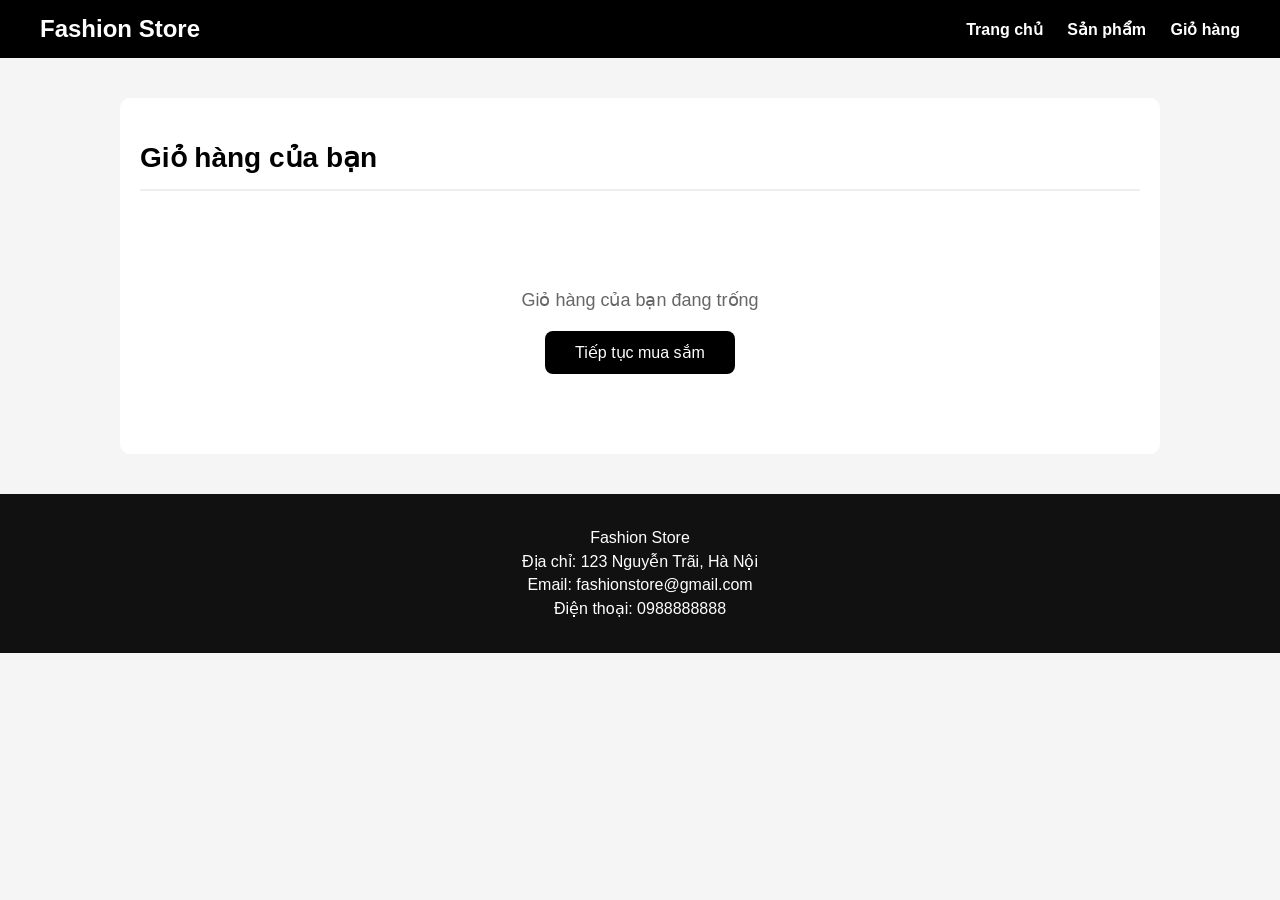
<file: wwwroot/cart.html>
<!DOCTYPE html>
<html lang="vi">
<head>
    <meta charset="UTF-8">
    <title>Giỏ hàng - Fashion Store</title>
    <style>
        body {
            margin: 0;
            font-family: Arial, sans-serif;
            background: #f5f5f5;
        }

        header {
            background: #000;
            color: white;
            padding: 15px 40px;
            display: flex;
            justify-content: space-between;
            align-items: center;
        }

        header h1 {
            margin: 0;
            font-size: 24px;
        }

        nav a {
            color: white;
            margin-left: 20px;
            text-decoration: none;
            font-weight: bold;
        }

        .cart-container {
            max-width: 1000px;
            margin: 40px auto;
            padding: 20px;
            background: white;
            border-radius: 10px;
        }

        .cart-title {
            font-size: 28px;
            margin-bottom: 20px;
            border-bottom: 2px solid #eee;
            padding-bottom: 15px;
        }

        .cart-items {
            margin-bottom: 30px;
        }

        .cart-item {
            display: flex;
            align-items: center;
            padding: 15px;
            border-bottom: 1px solid #eee;
        }

        .cart-item img {
            width: 100px;
            height: 100px;
            object-fit: cover;
            border-radius: 8px;
            margin-right: 20px;
        }

        .cart-item-info {
            flex: 1;
        }

        .cart-item-name {
            font-size: 18px;
            font-weight: bold;
            margin-bottom: 5px;
        }

        .cart-item-price {
            color: red;
            font-size: 16px;
        }

        .cart-item-variant {
            font-size: 13px;
            color: #666;
            margin: 4px 0;
        }

        .variant-color, .variant-size {
            margin-right: 8px;
        }

        .cart-item-quantity {
            display: flex;
            align-items: center;
            gap: 10px;
        }

        .quantity-btn {
            width: 30px;
            height: 30px;
            border: 1px solid #ddd;
            background: #f5f5f5;
            cursor: pointer;
            border-radius: 5px;
        }

        .quantity-btn:hover {
            background: #e0e0e0;
        }

        .cart-item-total {
            font-size: 18px;
            font-weight: bold;
            margin-left: 20px;
            min-width: 120px;
            text-align: right;
        }

        .remove-btn {
            background: #ff4d4f;
            color: white;
            border: none;
            padding: 8px 15px;
            border-radius: 5px;
            cursor: pointer;
            margin-left: 15px;
        }

        .remove-btn:hover {
            background: #ff7875;
        }

        .cart-summary {
            background: #f9f9f9;
            padding: 20px;
            border-radius: 10px;
        }

        .summary-row {
            display: flex;
            justify-content: space-between;
            margin-bottom: 10px;
            font-size: 16px;
        }

        .summary-total {
            font-size: 20px;
            font-weight: bold;
            border-top: 2px solid #ddd;
            padding-top: 15px;
            margin-top: 15px;
        }

        .summary-total .amount {
            color: red;
            font-size: 24px;
        }

        .checkout-btn {
            width: 100%;
            padding: 15px;
            background: #52c41a;
            color: white;
            border: none;
            border-radius: 8px;
            font-size: 18px;
            cursor: pointer;
            margin-top: 20px;
            transition: background 0.3s;
        }

        .checkout-btn:hover {
            background: #73d13d;
        }

        .empty-cart {
            text-align: center;
            padding: 60px 20px;
        }

        .empty-cart p {
            font-size: 18px;
            color: #666;
            margin-bottom: 20px;
        }

        .continue-shopping {
            display: inline-block;
            padding: 12px 30px;
            background: #000;
            color: white;
            text-decoration: none;
            border-radius: 8px;
        }

        footer {
            background: #111;
            color: white;
            padding: 30px;
            margin-top: 40px;
            text-align: center;
        }

        footer p {
            margin: 5px 0;
        }
    </style>
</head>
<body>
    <header>
        <h1>Fashion Store</h1>
        <nav>
            <a href="index.html">Trang chủ</a>
            <a href="sanpham.html">Sản phẩm</a>
            <a href="giohang.html">Giỏ hàng</a>
        </nav>
    </header>

    <div class="cart-container">
        <h2 class="cart-title">Giỏ hàng của bạn</h2>
        
        <div id="cartContent"></div>
    </div>

    <footer>
        <p>Fashion Store</p>
        <p>Địa chỉ: 123 Nguyễn Trãi, Hà Nội</p>
        <p>Email: fashionstore@gmail.com</p>
        <p>Điện thoại: 0988888888</p>
    </footer>

    <script>
        function loadCart() {
            const cart = JSON.parse(localStorage.getItem('cart')) || [];
            const container = document.getElementById('cartContent');
            
            if (cart.length === 0) {
                container.innerHTML = `
                    <div class="empty-cart">
                        <p>Giỏ hàng của bạn đang trống</p>
                        <a href="sanpham.html" class="continue-shopping">Tiếp tục mua sắm</a>
                    </div>
                `;
                return;
            }

            let subtotal = 0;
            let itemsHTML = '';

            cart.forEach((item, index) => {
                const itemTotal = item.price * item.quantity;
                subtotal += itemTotal;

                itemsHTML += `
                    <div class="cart-item">
                        <img src="${item.thumbnail || 'https://via.placeholder.com/100'}" alt="${item.name}">
                        <div class="cart-item-info">
                            <div class="cart-item-name">${item.name}</div>
                            <div class="cart-item-variant">
                                ${item.color ? `<span class="variant-color">Màu: <span class="color-preview" style="background:${item.color}; width:12px; height:12px; display:inline-block; border-radius:50%; border:1px solid #ddd; vertical-align:middle;"></span></span>` : ''}
                                ${item.size ? `<span class="variant-size"> | Size: ${item.size}</span>` : ''}
                            </div>
                            <div class="cart-item-price">${item.price.toLocaleString()} đ</div>
                        </div>
                        <div class="cart-item-quantity">
                            <button class="quantity-btn" onclick="updateQuantity(${index}, -1)">-</button>
                            <span>${item.quantity}</span>
                            <button class="quantity-btn" onclick="updateQuantity(${index}, 1)">+</button>
                        </div>
                        <div class="cart-item-total">${itemTotal.toLocaleString()} đ</div>
                        <button class="remove-btn" onclick="removeItem(${index})">Xóa</button>
                    </div>
                `;
            });

            const shippingFee = subtotal > 500000 ? 0 : 30000;
            const total = subtotal + shippingFee;

            container.innerHTML = `
                <div class="cart-items">
                    ${itemsHTML}
                </div>
                <div class="cart-summary">
                    <div class="summary-row">
                        <span>Tạm tính:</span>
                        <span>${subtotal.toLocaleString()} đ</span>
                    </div>
                    <div class="summary-row">
                        <span>Phí vận chuyển:</span>
                        <span>${shippingFee === 0 ? 'Miễn phí' : shippingFee.toLocaleString() + ' đ'}</span>
                    </div>
                    <div class="summary-row summary-total">
                        <span>Tổng cộng:</span>
                        <span class="amount">${total.toLocaleString()} đ</span>
                    </div>
                    <button class="checkout-btn" onclick="goToCheckout()">Tiến hành đặt hàng</button>
                </div>
            `;
        }

        function updateQuantity(index, change) {
            const cart = JSON.parse(localStorage.getItem('cart')) || [];
            cart[index].quantity += change;
            
            if (cart[index].quantity <= 0) {
                cart.splice(index, 1);
            }
            
            localStorage.setItem('cart', JSON.stringify(cart));
            loadCart();
        }

        function removeItem(index) {
            const cart = JSON.parse(localStorage.getItem('cart')) || [];
            cart.splice(index, 1);
            localStorage.setItem('cart', JSON.stringify(cart));
            loadCart();
        }

        function goToCheckout() {
            const cart = JSON.parse(localStorage.getItem('cart')) || [];
            if (cart.length === 0) {
                alert('Giỏ hàng trống!');
                return;
            }
            window.location.href = 'dathang.html';
        }

        loadCart();
    </script>
</body>
</html>
</file>
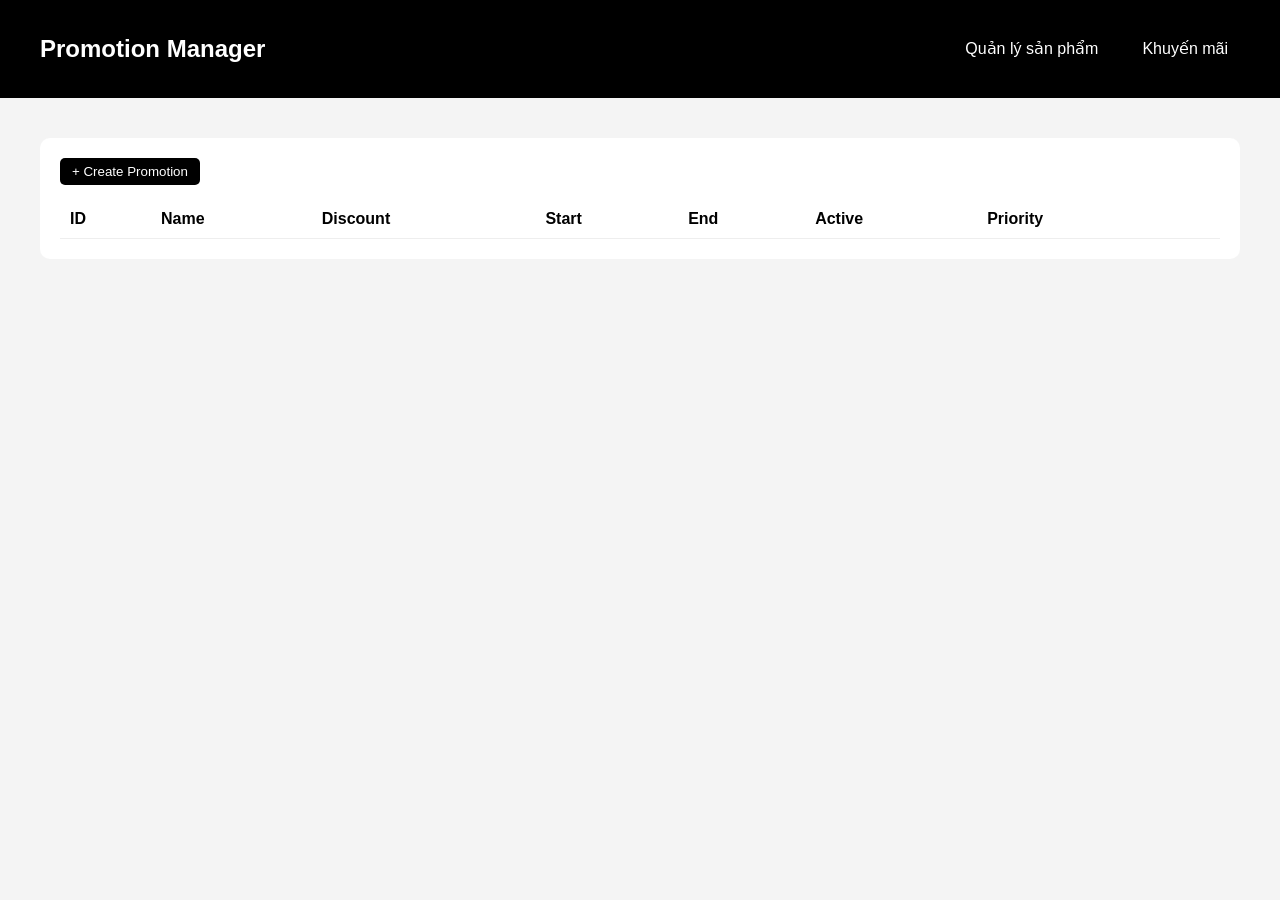
<file: wwwroot/coupon.html>
<!DOCTYPE html>
<html lang="vi">

<head>
    <meta charset="UTF-8">
    <title>Promotion Manager</title>

    <style>
        body {
            font-family: Arial;
            background: #f4f4f4;
            margin: 0;
        }

        header {
            background: black;
            color: white;
            padding: 15px 40px;
        }

        .container {
            padding: 40px;
        }

        .card {
            background: white;
            border-radius: 10px;
            padding: 20px;
            margin-bottom: 30px;
        }

        button {
            padding: 6px 12px;
            border: none;
            border-radius: 5px;
            cursor: pointer;
        }

        .btn-add {
            background: black;
            color: white;
        }

        .btn-edit {
            background: #1677ff;
            color: white;
        }

        .btn-coupon {
            background: #52c41a;
            color: white;
        }

        table {
            width: 100%;
            border-collapse: collapse;
            margin-top: 15px;
        }

        th,
        td {
            padding: 10px;
            border-bottom: 1px solid #eee;
            text-align: left;
        }

        .modal {
            position: fixed;
            top: 0;
            left: 0;
            right: 0;
            bottom: 0;
            background: rgba(0, 0, 0, 0.4);
            display: none;
            justify-content: center;
            align-items: center;
        }

        .modal-content {
            background: white;
            padding: 20px;
            width: 400px;
            border-radius: 10px;
        }

        input,
        select {
            width: 100%;
            padding: 8px;
            margin-bottom: 10px;
        }

        .modal-header {
            display: flex;
            justify-content: space-between;
            align-items: center;
            margin-bottom: 15px;
        }
        header {
    background: black;
    color: white;
    padding: 15px 40px;
    display: flex;
    justify-content: space-between;
    align-items: center;
}
        .close-btn {
            background: none;
            border: none;
            color: white;
            font-size: 22px;
            cursor: pointer;
            padding: 5px 10px;
            transition: 0.2s;
        }

        .close-btn:hover {
            color: #ff4d4d;
            transform: scale(1.2);
        }
        .nav-links {
    display: flex;
    align-items: center;
}

.nav-links a {
    color: white;
    text-decoration: none;
    margin-left: 20px;
    padding: 8px 12px;
    border-radius: 6px;
    transition: 0.2s;
}

.nav-links a:hover {
    background: #334155;
}
.navbar{
    width:100%;
    background:#1e293b;
    padding:15px 30px;
    display:flex;
    justify-content:space-between;
    align-items:center;
    border-radius:10px;
    margin-bottom:30px;
}

.navbar h2{
    color:white;
    margin:0;
    font-size:20px;
}
    </style>
</head>

<body>

    <header>
        <h2>Promotion Manager</h2>
        <div class="nav-links">
        <a href="quanlysanpham.html">Quản lý sản phẩm</a>
        <a href="coupon.html">Khuyến mãi</a>
    </div>
    </header>

    <div class="container">

        <div class="card">

            <button class="btn-add" onclick="openCreate()">+ Create Promotion</button>

            <table>

                <thead>
                    <tr>
                        <th>ID</th>
                        <th>Name</th>
                        <th>Discount</th>
                        <th>Start</th>
                        <th>End</th>
                        <th>Active</th>
                        <th>Priority</th>
                        <th></th>
                    </tr>
                </thead>

                <tbody id="promotionTable"></tbody>

            </table>

        </div>

    </div>


    <!-- CREATE / UPDATE -->

    <div class="modal" id="promotionModal">

        <div class="modal-content">

            <h3 id="modalTitle">Create Promotion</h3>

            <input id="name" placeholder="Name">

            <select id="discountType">
                <option value="PERCENTAGE">Percentage</option>
                <option value="FIXED_AMOUNT">Fixed Amount</option>
            </select>

            <input id="discountValue" type="number" placeholder="Discount value">

            <label>Start date</label>
            <input id="startDate" type="datetime-local">

            <label>End date</label>
            <input id="endDate" type="datetime-local">

            <input id="priority" type="number" placeholder="Priority">

            <button onclick="savePromotion()">Save</button>

        </div>

    </div>


    <!-- GENERATE COUPON -->

    <div class="modal" id="couponModal">
        <div class="modal-content">

            <div class="modal-header">
                <h3>Generate Coupon</h3>
                <button class="close-btn" onclick="closeCouponModal()">×</button>
            </div>

            <div class="modal-body">
                <label>UserId</label>
                <input type="text" id="couponUserId">

                <label>Expiry Date</label>
                <input type="datetime-local" id="couponExpiry">

                <button onclick="generateCoupon()">Generate</button>
            </div>

        </div>
    </div>



    <script>

        const API = "http://localhost:5000/api/promotions"

        const token = localStorage.getItem("token")

        let editingId = null
        let currentPromotionId = null

        loadPromotions()

        async function loadPromotions() {

            const res = await fetch(API, {
                headers: { Authorization: "Bearer " + token }
            })

            const data = await res.json()

            const table = document.getElementById("promotionTable")

            table.innerHTML = ""

            data.forEach(p => {

                table.innerHTML += `

<tr>

<td>${p.id}</td>
<td>${p.name}</td>
<td>${p.discountType} ${p.discountValue}</td>
<td>${formatDate(p.startDate)}</td>
<td>${formatDate(p.endDate)}</td>
<td>${p.isActive}</td>
<td>${p.priority}</td>

<td>

<button class="btn-edit" onclick="editPromotion(${p.id})">Edit</button>

<button class="btn-coupon" onclick="openCoupon(${p.id})">Generate Coupon</button>

</td>

</tr>

`

            })

        }


        function openCreate() {

            editingId = null

            document.getElementById("promotionModal").style.display = "flex"

        }


        async function editPromotion(id) {

            editingId = id

            const res = await fetch(API + "/" + id, {
                headers: { Authorization: "Bearer " + token }
            })

            const p = await res.json()

            document.getElementById("name").value = p.name
            document.getElementById("discountType").value = p.discountType
            document.getElementById("discountValue").value = p.discountValue
            document.getElementById("startDate").value = p.startDate.substring(0, 16)
            document.getElementById("endDate").value = p.endDate.substring(0, 16)
            document.getElementById("priority").value = p.priority

            document.getElementById("promotionModal").style.display = "flex"

        }


        async function savePromotion() {

            const data = {

                name: document.getElementById("name").value,

                discountType: document.getElementById("discountType").value,

                discountValue: Number(document.getElementById("discountValue").value),

                startDate: document.getElementById("startDate").value,

                endDate: document.getElementById("endDate").value,

                priority: Number(document.getElementById("priority").value),

                isActive: true

            }

            if (editingId == null) {

                await fetch(API, {
                    method: "POST",
                    headers: {
                        "Content-Type": "application/json",
                        Authorization: "Bearer " + token
                    },
                    body: JSON.stringify(data)
                })

            } else {

                await fetch(API + "/" + editingId, {
                    method: "PUT",
                    headers: {
                        "Content-Type": "application/json",
                        Authorization: "Bearer " + token
                    },
                    body: JSON.stringify(data)
                })

            }

            document.getElementById("promotionModal").style.display = "none"

            loadPromotions()

        }


        function openCoupon(promotionId) {

            currentPromotionId = promotionId

            document.getElementById("couponModal").style.display = "flex"

        }


        async function generateCoupon() {

    const userId = document.getElementById("couponUserId").value
    const expiry = document.getElementById("couponExpiry").value

    if (!userId) {
        alert("Vui lòng nhập UserId")
        return
    }

    const data = {
        userId: Number(userId),
        promotionId: currentPromotionId,
        expiryDate: expiry
    }

    try {

        const res = await fetch(API + "/coupons/generate", {

            method: "POST",

            headers: {
                "Content-Type": "application/json",
                Authorization: "Bearer " + token
            },

            body: JSON.stringify(data)

        })

        if (!res.ok) {
            alert("Mã người dùng không hợp lệ")
            return
        }

        const result = await res.json()

        alert("Coupon created: " + result.coupon.code)

        document.getElementById("couponModal").style.display = "none"

    } catch (error) {

        alert("Mã người dùng không hợp lệ")

    }
}
        function closeCouponModal(){
    document.getElementById("couponModal").style.display = "none";
}

        function formatDate(d) {

            return new Date(d).toLocaleDateString()

        }

    </script>

</body>

</html>
</file>
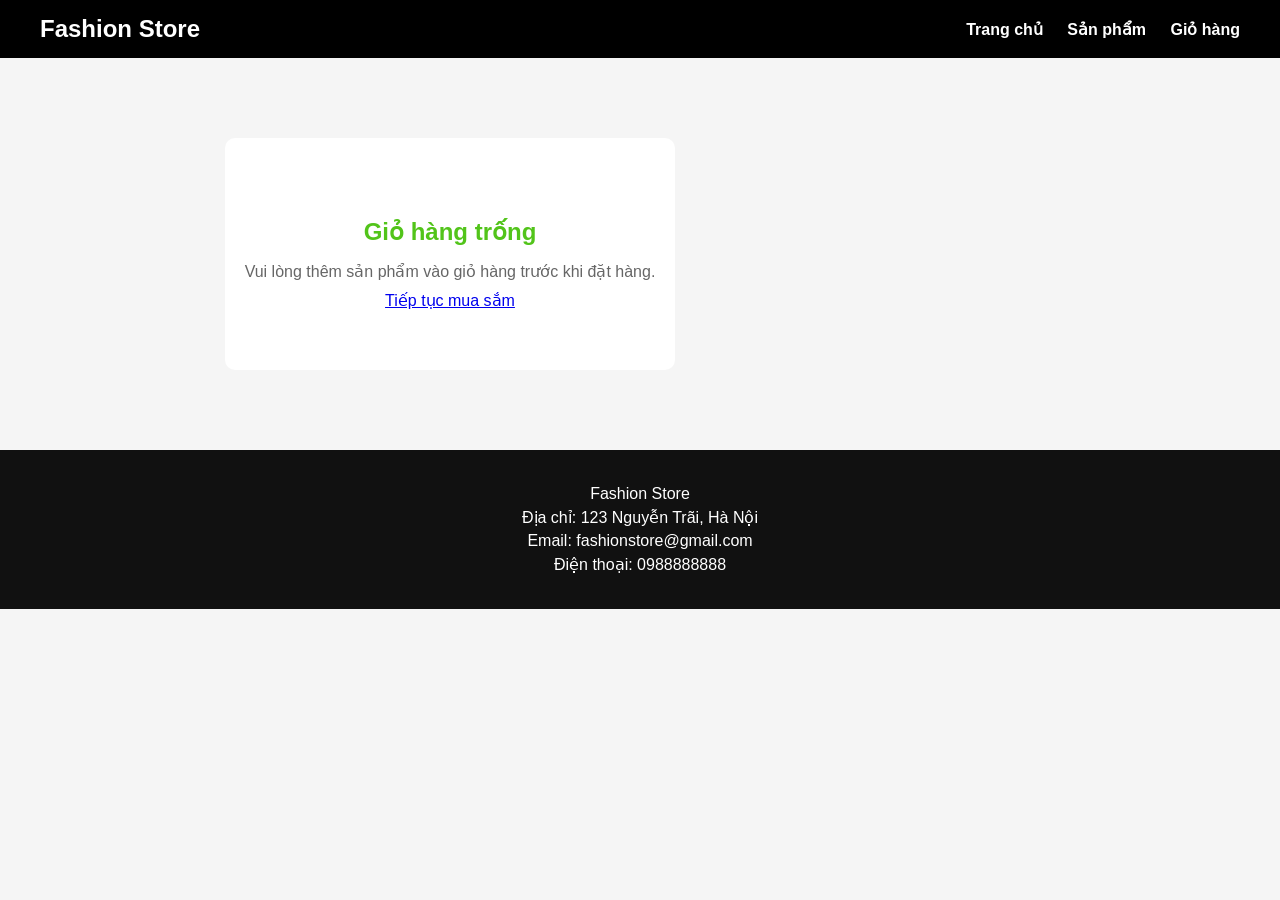
<file: wwwroot/dathang.html>
<!DOCTYPE html>
<html lang="vi">
<head>
    <meta charset="UTF-8">
    <title>Đặt hàng - Fashion Store</title>
    <style>
        body {
            margin: 0;
            font-family: Arial, sans-serif;
            background: #f5f5f5;
        }

        header {
            background: #000;
            color: white;
            padding: 15px 40px;
            display: flex;
            justify-content: space-between;
            align-items: center;
        }

        header h1 {
            margin: 0;
            font-size: 24px;
        }

        nav a {
            color: white;
            margin-left: 20px;
            text-decoration: none;
            font-weight: bold;
        }

        .checkout-container {
            max-width: 1000px;
            margin: 40px auto;
            display: grid;
            grid-template-columns: 1fr 350px;
            gap: 30px;
            padding: 0 20px;
        }

        .checkout-form {
            background: white;
            padding: 25px;
            border-radius: 10px;
        }

        .form-section {
            margin-bottom: 25px;
        }

        .form-section h3 {
            font-size: 18px;
            margin-bottom: 15px;
            border-bottom: 2px solid #eee;
            padding-bottom: 10px;
        }

        .form-group {
            margin-bottom: 15px;
        }

        .form-group label {
            display: block;
            margin-bottom: 5px;
            font-weight: bold;
        }

        .form-group input,
        .form-group select,
        .form-group textarea {
            width: 100%;
            padding: 10px;
            border: 1px solid #ddd;
            border-radius: 5px;
            font-size: 14px;
        }

        .form-group textarea {
            resize: vertical;
            min-height: 80px;
        }

        .form-row {
            display: grid;
            grid-template-columns: 1fr 1fr;
            gap: 15px;
        }

        .payment-methods {
            display: flex;
            flex-direction: column;
            gap: 10px;
        }

        .payment-option {
            display: flex;
            align-items: center;
            padding: 12px;
            border: 1px solid #ddd;
            border-radius: 5px;
            cursor: pointer;
            transition: all 0.3s;
        }

        .payment-option:hover {
            border-color: #667eea;
        }

        .payment-option.selected {
            border-color: #667eea;
            background: #f0f0ff;
        }

        .payment-option input {
            margin-right: 10px;
        }

        .order-summary {
            background: white;
            padding: 25px;
            border-radius: 10px;
            height: fit-content;
            position: sticky;
            top: 20px;
        }

        .order-summary h3 {
            font-size: 18px;
            margin-bottom: 15px;
            border-bottom: 2px solid #eee;
            padding-bottom: 10px;
        }

        .summary-items {
            max-height: 300px;
            overflow-y: auto;
            margin-bottom: 15px;
        }

        .summary-item {
            display: flex;
            align-items: center;
            padding: 10px 0;
            border-bottom: 1px solid #eee;
        }

        .summary-item img {
            width: 50px;
            height: 50px;
            object-fit: cover;
            border-radius: 5px;
            margin-right: 10px;
        }

        .summary-item-info {
            flex: 1;
        }

        .summary-item-name {
            font-size: 14px;
            font-weight: bold;
        }

        .summary-item-qty {
            font-size: 12px;
            color: #666;
        }

        .summary-item-variant {
            font-size: 11px;
            color: #888;
            margin-top: 2px;
        }

        .summary-item-price {
            font-size: 14px;
            font-weight: bold;
        }

        .summary-row {
            display: flex;
            justify-content: space-between;
            margin-bottom: 10px;
            font-size: 14px;
        }

        .summary-total {
            font-size: 18px;
            font-weight: bold;
            border-top: 2px solid #ddd;
            padding-top: 15px;
            margin-top: 15px;
        }

        .summary-total .amount {
            color: red;
            font-size: 22px;
        }

        .place-order-btn {
            width: 100%;
            padding: 15px;
            background: #52c41a;
            color: white;
            border: none;
            border-radius: 8px;
            font-size: 18px;
            cursor: pointer;
            margin-top: 20px;
            transition: background 0.3s;
        }

        .place-order-btn:hover {
            background: #73d13d;
        }

        .place-order-btn:disabled {
            background: #ccc;
            cursor: not-allowed;
        }

        footer {
            background: #111;
            color: white;
            padding: 30px;
            margin-top: 40px;
            text-align: center;
        }

        footer p {
            margin: 5px 0;
        }

        .error {
            color: red;
            font-size: 12px;
            margin-top: 5px;
        }

        .success-message {
            text-align: center;
            padding: 60px 20px;
            background: white;
            border-radius: 10px;
            margin: 40px auto;
            max-width: 500px;
        }

        .success-icon {
            font-size: 60px;
            color: #52c41a;
            margin-bottom: 20px;
        }

        .success-message h2 {
            color: #52c41a;
            margin-bottom: 15px;
        }

        .success-message p {
            color: #666;
            margin-bottom: 10px;
        }

        .order-code {
            font-size: 20px;
            font-weight: bold;
            color: #667eea;
            margin: 20px 0;
        }
    </style>
</head>
<body>
    <header>
        <h1>Fashion Store</h1>
        <nav>
            <a href="index.html">Trang chủ</a>
            <a href="sanpham.html">Sản phẩm</a>
            <a href="cart.html">Giỏ hàng</a>
        </nav>
    </header>

    <div id="checkoutContent" class="checkout-container">
    </div>

    <footer>
        <p>Fashion Store</p>
        <p>Địa chỉ: 123 Nguyễn Trãi, Hà Nội</p>
        <p>Email: fashionstore@gmail.com</p>
        <p>Điện thoại: 0988888888</p>
    </footer>

    <script>
        const API_ORDERS = "http://localhost:5000/api/orders";

        function loadCheckout() {
            const cart = JSON.parse(localStorage.getItem('cart')) || [];
            const container = document.getElementById('checkoutContent');

            if (cart.length === 0) {
                container.innerHTML = `
                    <div class="success-message">
                        <h2>Giỏ hàng trống</h2>
                        <p>Vui lòng thêm sản phẩm vào giỏ hàng trước khi đặt hàng.</p>
                        <a href="sanpham.html" class="continue-shopping">Tiếp tục mua sắm</a>
                    </div>
                `;
                return;
            }

            let subtotal = 0;
            let itemsHTML = '';

            cart.forEach(item => {
                const itemTotal = item.price * item.quantity;
                subtotal += itemTotal;

                itemsHTML += `
                    <div class="summary-item">
                        <img src="${item.thumbnail || 'https://via.placeholder.com/50'}" alt="${item.name}">
                        <div class="summary-item-info">
                            <div class="summary-item-name">${item.name}</div>
                            <div class="summary-item-variant">
                                ${item.color ? `<span class="variant-color">Màu: <span class="color-preview" style="background:${item.color}; width:10px; height:10px; display:inline-block; border-radius:50%; border:1px solid #ddd; vertical-align:middle;"></span></span>` : ''}
                                ${item.size ? `<span class="variant-size"> | Size: ${item.size}</span>` : ''}
                            </div>
                            <div class="summary-item-qty">x${item.quantity}</div>
                        </div>
                        <div class="summary-item-price">${itemTotal.toLocaleString()} đ</div>
                    </div>
                `;
            });

            const shippingFee = subtotal > 500000 ? 0 : 30000;
            const total = subtotal + shippingFee;

            container.innerHTML = `
                <div class="checkout-form">
                    <form id="orderForm" onsubmit="placeOrder(event)">
                        <div class="form-section">
                            <h3>Thông tin người nhận</h3>
                            <div class="form-group">
                                <label>Họ và tên *</label>
                                <input type="text" id="shippingName" required>
                            </div>
                            <div class="form-row">
                                <div class="form-group">
                                    <label>Số điện thoại *</label>
                                    <input type="tel" id="shippingPhone" required>
                                </div>
                                <div class="form-group">
                                    <label>Email</label>
                                    <input type="email" id="shippingEmail">
                                </div>
                            </div>
                        </div>

                        <div class="form-section">
                            <h3>Địa chỉ giao hàng</h3>
                            <div class="form-group">
                                <label>Địa chỉ chi tiết *</label>
                                <textarea id="shippingAddress" required></textarea>
                            </div>
                            <div class="form-row">
                                <div class="form-group">
                                    <label>Tỉnh/Thành phố</label>
                                    <input type="text" id="province">
                                </div>
                                <div class="form-group">
                                    <label>Quận/Huyện</label>
                                    <input type="text" id="district">
                                </div>
                            </div>
                            <div class="form-group">
                                <label>Phường/Xã</label>
                                <input type="text" id="ward">
                            </div>
                        </div>

                        <div class="form-section">
                            <h3>Phương thức thanh toán</h3>
                            <div class="payment-methods">
                                <label class="payment-option selected">
                                    <input type="radio" name="paymentMethod" value="COD" checked>
                                    <span>Thanh toán khi nhận hàng (COD)</span>
                                </label>
                                <label class="payment-option">
                                    <input type="radio" name="paymentMethod" value="BankTransfer">
                                    <span>Chuyển khoản ngân hàng</span>
                                </label>
                                <label class="payment-option">
                                    <input type="radio" name="paymentMethod" value="Momo">
                                    <span>Thanh toán qua MoMo</span>
                                </label>
                            </div>
                        </div>

                        <button type="submit" class="place-order-btn">Đặt hàng</button>
                    </form>
                </div>

                <div class="order-summary">
                    <h3>Đơn hàng của bạn (${cart.length} sản phẩm)</h3>
                    <div class="summary-items">
                        ${itemsHTML}
                    </div>
                    <div class="summary-row">
                        <span>Tạm tính:</span>
                        <span>${subtotal.toLocaleString()} đ</span>
                    </div>
                    <div class="summary-row">
                        <span>Phí vận chuyển:</span>
                        <span>${shippingFee === 0 ? 'Miễn phí' : shippingFee.toLocaleString() + ' đ'}</span>
                    </div>
                    <div class="summary-row summary-total">
                        <span>Tổng cộng:</span>
                        <span class="amount">${total.toLocaleString()} đ</span>
                    </div>
                </div>
            `;

            document.querySelectorAll('.payment-option').forEach(option => {
                option.addEventListener('click', function() {
                    document.querySelectorAll('.payment-option').forEach(o => o.classList.remove('selected'));
                    this.classList.add('selected');
                });
            });
        }

        async function placeOrder(event) {
            event.preventDefault();

            const cart = JSON.parse(localStorage.getItem('cart')) || [];
            if (cart.length === 0) {
                alert('Giỏ hàng trống!');
                return;
            }

            const shippingName = document.getElementById('shippingName').value.trim();
            const shippingPhone = document.getElementById('shippingPhone').value.trim();
            const shippingAddress = document.getElementById('shippingAddress').value.trim();
            const province = document.getElementById('province').value.trim();
            const district = document.getElementById('district').value.trim();
            const ward = document.getElementById('ward').value.trim();
            const paymentMethod = document.querySelector('input[name="paymentMethod"]:checked').value;

            if (!shippingName || !shippingPhone || !shippingAddress) {
                alert('Vui lòng nhập đầy đủ thông tin bắt buộc!');
                return;
            }

            const fullAddress = `${shippingAddress}${ward ? ', ' + ward : ''}${district ? ', ' + district : ''}${province ? ', ' + province : ''}`;

            let subtotal = 0;
            cart.forEach(item => {
                subtotal += item.price * item.quantity;
            });
            const shippingFee = subtotal > 500000 ? 0 : 30000;
            const totalAmount = subtotal;
            const finalAmount = subtotal + shippingFee;

            const orderData = {
                orderCode: 'ORD' + Date.now(),
                shippingName: shippingName,
                shippingAddress: fullAddress,
                shippingPhone: shippingPhone,
                totalAmount: totalAmount,
                discountAmount: 0,
                shippingFee: shippingFee,
                finalAmount: finalAmount,
                paymentMethod: paymentMethod,
                paymentStatus: 'Unpaid',
                status: 0,
                orderDetails: cart.map(item => ({
                    productVariantId: item.variantId || item.id,
                    productName: item.name,
                    sku: 'SKU' + item.id,
                    thumbnail: item.thumbnail,
                    quantity: item.quantity,
                    unitPrice: item.price,
                    color: item.color || null,
                    size: item.size || null
                }))
            };

            const token = localStorage.getItem('token');

            try {
                const response = await fetch(API_ORDERS, {
                    method: 'POST',
                    headers: {
                        'Content-Type': 'application/json',
                        'Authorization': token ? 'Bearer ' + token : ''
                    },
                    body: JSON.stringify(orderData)
                });

                const data = await response.json();

                if (response.ok) {
                    localStorage.removeItem('cart');
                    
                    document.getElementById('checkoutContent').innerHTML = `
                        <div class="success-message">
                            <div class="success-icon">&#10004;</div>
                            <h2>Đặt hàng thành công!</h2>
                            <p>Cảm ơn bạn đã đặt hàng tại Fashion Store</p>
                            <div class="order-code">Mã đơn hàng: ${orderData.orderCode}</div>
                            <p>Chúng tôi sẽ liên hệ với bạn trong thời gian sớm nhất.</p>
                            <a href="sanpham.html" style="display:inline-block; margin-top:20px; padding:12px 30px; background:#667eea; color:white; text-decoration:none; border-radius:8px;">Tiếp tục mua sắm</a>
                        </div>
                    `;
                } else {
                    alert(data.message || 'Có lỗi xảy ra khi đặt hàng. Vui lòng thử lại!');
                }
            } catch (error) {
                console.error('Lỗi đặt hàng:', error);
                alert('Không thể kết nối đến server. Vui lòng kiểm tra kết nối mạng!');
            }
        }

        loadCheckout();
    </script>
</body>
</html>
</file>
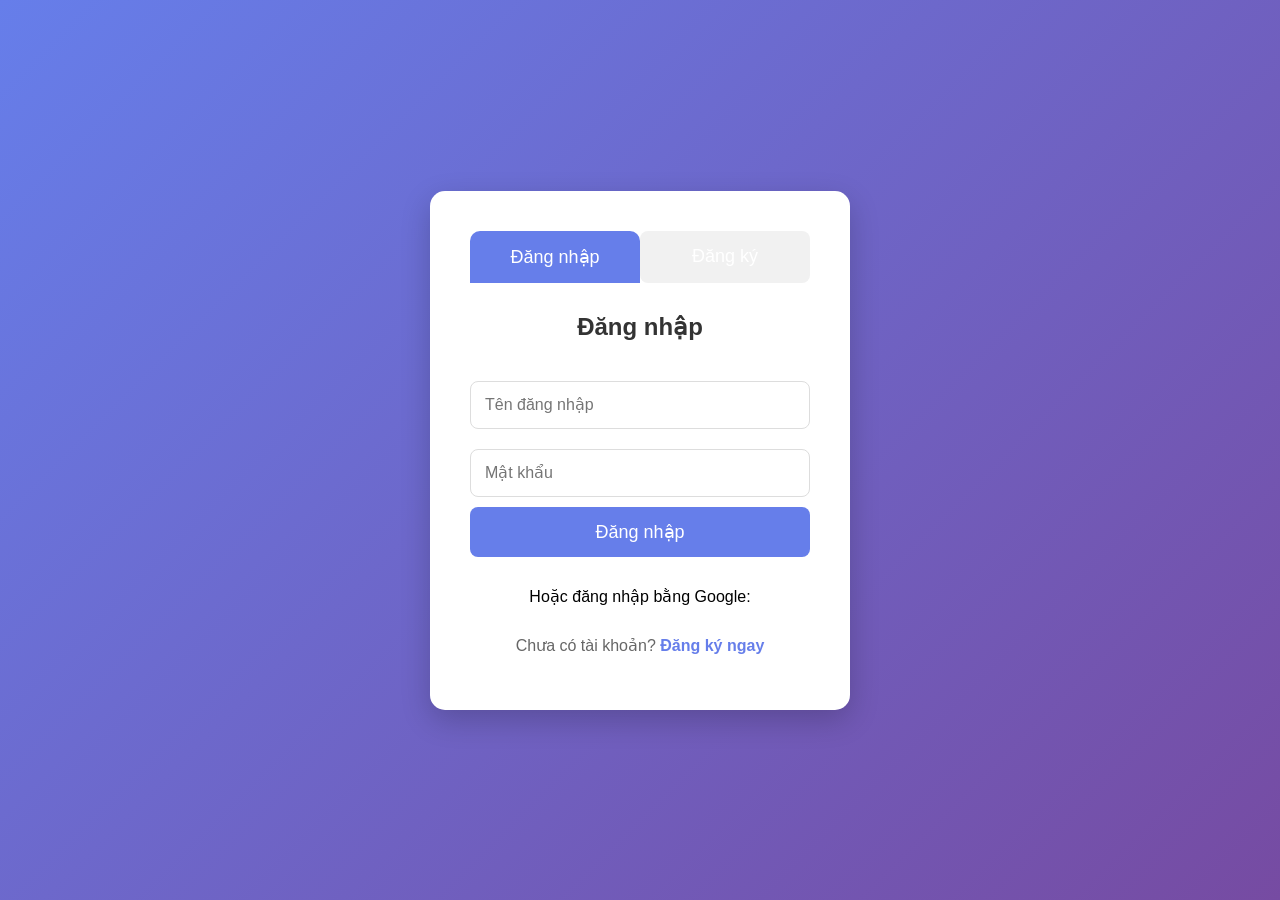
<file: wwwroot/login.html>
<!DOCTYPE html>
<html lang="vi">
<head>
  <meta charset="UTF-8" />
  <meta name="viewport" content="width=device-width, initial-scale=1.0"/>
  <title>Fashion Ecommerce - Đăng nhập / Đăng ký</title>

  <!-- Google OAuth SDK -->
  <script src="https://accounts.google.com/gsi/client" async defer></script>

  <style>
    * {
      margin: 0;
      padding: 0;
      box-sizing: border-box;
      font-family: Arial, sans-serif;
    }

    body {
      background: linear-gradient(135deg, #667eea, #764ba2);
      min-height: 100vh;
      display: flex;
      align-items: center;
      justify-content: center;
    }

    .container {
      background: white;
      padding: 40px;
      border-radius: 15px;
      box-shadow: 0 10px 30px rgba(0,0,0,0.2);
      width: 100%;
      max-width: 420px;
    }

    .tabs {
      display: flex;
      margin-bottom: 30px;
    }

    .tab {
      flex: 1;
      padding: 15px;
      text-align: center;
      background: #f1f1f1;
      border: none;
      cursor: pointer;
      font-size: 18px;
      transition: all 0.3s;
    }

    .tab.active {
      background: #667eea;
      color: white;
      border-radius: 10px 10px 0 0;
    }

    .form {
      display: none;
    }

    .form.active {
      display: block;
    }

    h2 {
      text-align: center;
      margin-bottom: 30px;
      color: #333;
    }

    input {
      width: 100%;
      padding: 14px;
      margin: 10px 0;
      border: 1px solid #ddd;
      border-radius: 8px;
      font-size: 16px;
    }

    button {
      width: 100%;
      padding: 14px;
      background: #667eea;
      color: white;
      border: none;
      border-radius: 8px;
      font-size: 18px;
      cursor: pointer;
      transition: background 0.3s;
    }

    button:hover {
      background: #5a6fd1;
    }

    .google-login {
      text-align: center;
      margin: 30px 0;
    }

    .switch-text {
      text-align: center;
      margin-top: 20px;
      color: #666;
    }

    .switch-text a {
      color: #667eea;
      text-decoration: none;
      font-weight: bold;
    }

    .error {
      color: red;
      text-align: center;
      margin-top: 15px;
      font-size: 14px;
    }
  </style>
</head>
<body>
  <div class="container">
    <!-- Tab chuyển giữa Login và Register -->
    <div class="tabs">
      <button class="tab active" onclick="showForm('login')">Đăng nhập</button>
      <button class="tab" onclick="showForm('register')">Đăng ký</button>
    </div>

    <!-- Form Đăng nhập -->
    <div id="login-form" class="form active">
      <h2>Đăng nhập</h2>
      <form id="loginForm">
        <input type="text" id="login-username" placeholder="Tên đăng nhập" required />
        <input type="password" id="login-password" placeholder="Mật khẩu" required />
        <button type="submit">Đăng nhập</button>
      </form>

      <div class="google-login">
        <p>Hoặc đăng nhập bằng Google:</p>
        <div id="googleSignInButton"></div> <!-- Button Google sẽ tự render vào đây -->
      </div>

      <p class="switch-text">
        Chưa có tài khoản? <a href="#" onclick="showForm('register')">Đăng ký ngay</a>
      </p>
      <p id="login-error" class="error"></p>
    </div>

    <!-- Form Đăng ký -->
    <div id="register-form" class="form">
      <h2>Đăng ký</h2>
      <form id="registerForm">
        <input type="text" id="reg-username" placeholder="Tên đăng nhập" required />
        <input type="email" id="reg-email" placeholder="Email" required />
        <input type="password" id="reg-password" placeholder="Mật khẩu" required />
        <input type="text" id="reg-fullname" placeholder="Họ và tên" />
        <input type="text" id="reg-phone" placeholder="Số điện thoại" />
        <button type="submit">Đăng ký</button>
      </form>

      <p class="switch-text">
        Đã có tài khoản? <a href="#" onclick="showForm('login')">Đăng nhập</a>
      </p>
      <p id="register-error" class="error"></p>
    </div>
  </div>

  <script>
    // Chuyển tab Login / Register
    function showForm(formType) {
      document.querySelectorAll('.form').forEach(form => form.classList.remove('active'));
      document.querySelectorAll('.tab').forEach(tab => tab.classList.remove('active'));

      document.getElementById(`${formType}-form`).classList.add('active');
      document.querySelector(`.tab[onclick="showForm('${formType}')"]`).classList.add('active');
    }

    // Xử lý form Đăng nhập bằng username/password
    document.getElementById('loginForm').addEventListener('submit', async (e) => {
      e.preventDefault();

      const username = document.getElementById('login-username').value.trim();
      const password = document.getElementById('login-password').value.trim();
      const errorEl = document.getElementById('login-error');

      if (!username || !password) {
        errorEl.textContent = 'Vui lòng nhập đầy đủ tên đăng nhập và mật khẩu';
        return;
      }

      try {
        const response = await fetch('http://localhost:5000/api/auth/login', {
          method: 'POST',
          headers: { 'Content-Type': 'application/json' },
          body: JSON.stringify({ username, password }),
        });

        const data = await response.json();

        console.log('Response từ API đăng nhập:', data); // Debug

        if (!response.ok) {
          throw new Error(data.message || `Đăng nhập thất bại (mã lỗi: ${response.status})`);
        }

        const token = data.token;
        if (!token) {
          throw new Error('Không tìm thấy token trong phản hồi từ server');
        }

        localStorage.setItem('token', token);

        // Kiểm tra role để chuyển trang
        const role = data.role;
        alert('Đăng nhập thành công! Role: ' + role);

        if (role === 'Admin') {
          window.location.href = 'quanlysanpham.html'; // Admin → trang quản lý
        } else {
          window.location.href = 'sanpham.html'; // Customer hoặc khác → trang sản phẩm
        }
      } catch (err) {
        console.error('Lỗi đăng nhập:', err);
        errorEl.textContent = err.message;
      }
    });

    // Xử lý đăng nhập bằng Google
    function handleGoogleLogin(response) {
  fetch('http://localhost:5000/api/auth/login', {
    method: 'POST',
    headers: { 'Content-Type': 'application/json' },
    body: JSON.stringify({ googleId: response.credential }),
  })
  .then(res => {
    console.log('Google login status:', res.status); // In status (400 ở đây)
    return res.json();
  })
  .then(data => {
    console.log('Response Google login đầy đủ:', data); // In toàn bộ object

    if (data.success) {
      const token = data.token;
      if (!token) throw new Error('Không tìm thấy token');
      localStorage.setItem('token', token);
      alert('Đăng nhập Google thành công!');
      window.location.href = 'sanpham.html'; // Hoặc quanlysanpham.html nếu admin
    } else {
      // Hiển thị message lỗi chi tiết từ backend
      document.getElementById('login-error').textContent = data.message || 'Lỗi đăng nhập Google';
    }
  })
  .catch(err => {
    console.error('Lỗi Google:', err);
    document.getElementById('login-error').textContent = 'Lỗi kết nối hoặc server';
  });
}

    // Xử lý form Đăng ký
    document.getElementById('registerForm').addEventListener('submit', async (e) => {
      e.preventDefault();

      const username = document.getElementById('reg-username').value.trim();
      const password = document.getElementById('reg-password').value.trim();
      const email = document.getElementById('reg-email').value.trim();
      const fullName = document.getElementById('reg-fullname').value.trim();
      const phoneNumber = document.getElementById('reg-phone').value.trim();
      const errorEl = document.getElementById('register-error');

      if (!username || !password || !email) {
        errorEl.textContent = 'Vui lòng điền đầy đủ các trường bắt buộc (Username, Password, Email)';
        return;
      }

      try {
        const response = await fetch('http://localhost:5000/api/auth/register', {
          method: 'POST',
          headers: { 'Content-Type': 'application/json' },
          body: JSON.stringify({ username, password, email, fullName, phoneNumber }),
        });

        const data = await response.json();

        console.log('Response từ API đăng ký:', data);

        if (!response.ok) {
          throw new Error(data.message || `Đăng ký thất bại (mã lỗi: ${response.status})`);
        }

        alert('Đăng ký thành công! Hãy đăng nhập.');
        showForm('login');
      } catch (err) {
        console.error('Lỗi đăng ký:', err);
        errorEl.textContent = err.message;
      }
    });

    // Load Google SDK và render button đăng nhập Google
    window.onload = function () {
      google.accounts.id.initialize({
        client_id: '818446677807-neij3718neqt6oh6g4n6dhhilqareb8d.apps.googleusercontent.com',
        callback: handleGoogleLogin,
        auto_select: false,
        cancel_on_tap_outside: true
      });

      google.accounts.id.renderButton(
        document.getElementById("googleSignInButton"),
        { 
          theme: "outline", 
          size: "large", 
          text: "signin_with", 
          shape: "rectangular", 
          logo_alignment: "left" 
        }
      );
    };
  </script>
</body>
</html>
</file>
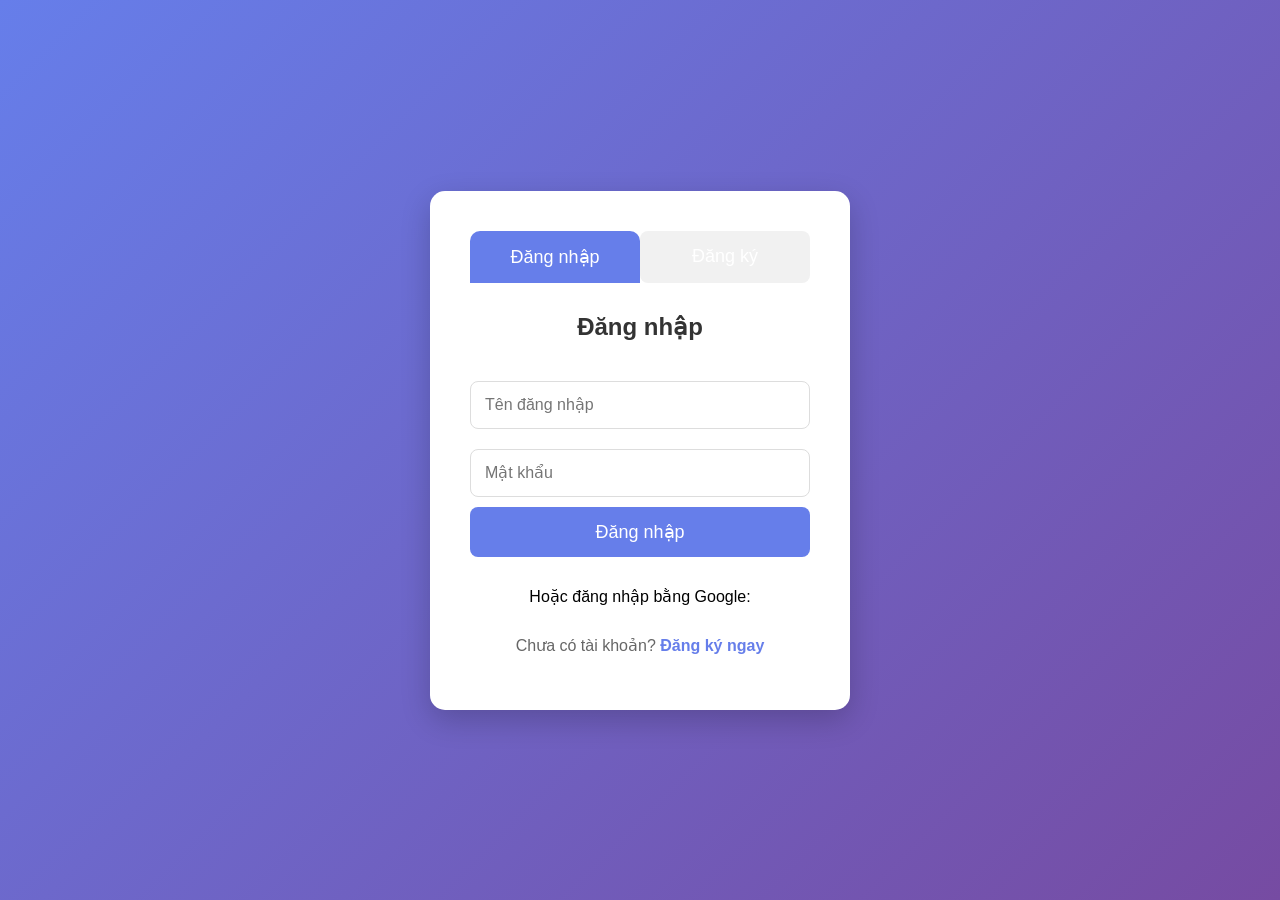
<file: wwwroot/quanlysanpham.html>
<!DOCTYPE html>
<html lang="vi">

<head>
    <meta charset="UTF-8">
    <title>Quản lý sản phẩm</title>

    <style>
.navbar{
    width:100%;
    background:#1e293b;
    padding:15px 30px;
    display:flex;
    justify-content:space-between;
    align-items:center;
    border-radius:10px;
    margin-bottom:30px;
}

.navbar h2{
    color:white;
    margin:0;
    font-size:20px;
}

.nav-links a{
    color:white;
    text-decoration:none;
    margin-left:20px;
    padding:8px 12px;
    border-radius:6px;
    transition:0.2s;
}

.nav-links a:hover{
    background:#334155;
}
body{
    font-family: "Segoe UI", Arial;
    background:#f1f3f6;
    padding:40px;
}

h1{
    margin-bottom:25px;
    color:#333;
}

button{
    padding:8px 14px;
    border:none;
    border-radius:6px;
    cursor:pointer;
    font-weight:500;
}

.add-btn{
    background:#4CAF50;
    color:white;
}

.add-btn:hover{
    background:#43a047;
}

table{
    width:100%;
    border-collapse:collapse;
    background:white;
    border-radius:10px;
    overflow:hidden;
    box-shadow:0 5px 15px rgba(0,0,0,0.08);
}

th{
    background:#1e293b;
    color:white;
    padding:12px;
}

td{
    padding:12px;
    border-bottom:1px solid #eee;
}

tr:hover{
    background:#f9fafb;
}

img{
    width:60px;
    height:60px;
    object-fit:cover;
    border-radius:8px;
}

.action-btn{
    margin:2px;
}

.edit{
    background:#2196F3;
    color:white;
}

.delete{
    background:#e53935;
    color:white;
}

.edit:hover{
    background:#1e88e5;
}

.delete:hover{
    background:#d32f2f;
}

.form-box{
    position:fixed;
    top:50%;
    left:50%;
    transform:translate(-50%,-50%);
    background:white;
    padding:30px;
    width:400px;
    border-radius:10px;
    box-shadow:0 10px 25px rgba(0,0,0,0.2);
    display:none;
}

.form-box h3{
    margin-bottom:15px;
}

.form-box input{
    width:100%;
    padding:10px;
    margin-bottom:12px;
    border:1px solid #ddd;
    border-radius:6px;
}

.form-box button{
    margin-top:5px;
}

.save{
    background:#4CAF50;
    color:white;
}

.cancel{
    background:#777;
    color:white;
}

.save:hover{
    background:#43a047;
}

.cancel:hover{
    background:#666;
}

</style>
</head>


<body>
    <div class="navbar">

    <h2></h2>

    <div class="nav-links">
        <a href="quanlysanpham.html">Quản lý sản phẩm</a>
        <a href="coupon.html">Khuyến mãi</a>
    </div>

</div>
    <h1>Quản lý sản phẩm</h1>

    <button onclick="openAdd()">+ Thêm sản phẩm</button>

    <br><br>

    <table>

        <thead>
            <tr>
                <th>ID</th>
                <th>Ảnh</th>
                <th>Tên</th>
                <th>Giá</th>
                <th>Danh mục</th>
                <th>Rating</th>
                <th>Active</th>
                <th>Hành động</th>
            </tr>
        </thead>

        <tbody id="productTable"></tbody>

    </table>



    <div class="form-box" id="productForm">

        <h3 id="formTitle">Thêm sản phẩm</h3>

        <input id="name" placeholder="Tên sản phẩm">
        <input id="slug" placeholder="Slug">
        <input id="price" type="number" placeholder="Giá">
        <input id="categoryId" placeholder="Category Id">
        <input id="thumbnail" placeholder="Link ảnh">
        <input id="description" placeholder="Mô tả">

        <button onclick="saveProduct()">Lưu</button>
        <button onclick="closeForm()">Hủy</button>

    </div>


    <script>
        const token = localStorage.getItem("token")

if (!token) {
    alert("Bạn chưa đăng nhập admin")
    location.href = "login.html"
}

const API = "http://localhost:5000/api/products"

        let editId = null


        function loadProducts() {

            fetch(API)
                .then(res => res.json())
                .then(data => {

                    const table = document.getElementById("productTable")

                    table.innerHTML = ""

                    data.forEach(p => {

                        table.innerHTML += `

<tr>

<td>${p.id}</td>

<td>
<img 
<img 
src="${p.thumbnail || 'https://cdn-icons-png.flaticon.com/512/2748/2748558.png'}" onerror="this.src='https://cdn-icons-png.flaticon.com/512/2748/2748558.png'">
</td>

<td>${p.name}</td>

<td>${Number(p.price).toLocaleString()} đ</td>

<td>${p.categoryName}</td>

<td>⭐ ${p.rating.toFixed(1)}</td>

<td>${p.isActive ? "✔️" : "❌"}</td>

<td>

<button onclick="editProduct(${p.id})">Sửa</button>

<button onclick="deleteProduct(${p.id})">Xóa</button>

</td>

</tr>

`

                    })

                })

        }


        loadProducts()



        function deleteProduct(id) {

            if (!confirm("Xóa sản phẩm?")) return

            fetch(API + "/" + id, {
                method: "DELETE",
                headers: {
                    Authorization: "Bearer " + token
                }
            })
                .then(() => loadProducts())

        }



        function editProduct(id) {

            fetch(API + "/" + id, {
                headers: {
                    Authorization: "Bearer " + token
                }
            })
                .then(res => res.json())
                .then(p => {

                    editId = id

                    document.getElementById("formTitle").innerText = "Sửa sản phẩm"

                    name.value = p.name
                    slug.value = p.slug
                    price.value = p.price
                    categoryId.value = p.category?.id || ""
                    thumbnail.value = p.thumbnail
                    description.value = p.description

                    document.getElementById("productForm").style.display = "block"

                })

        }



        function openAdd() {

            editId = null

            document.getElementById("formTitle").innerText = "Thêm sản phẩm"

            name.value = ""
            slug.value = ""
            price.value = ""
            categoryId.value = ""
            thumbnail.value = ""
            description.value = ""

            document.getElementById("productForm").style.display = "block"

        }



        function closeForm() {
            document.getElementById("productForm").style.display = "none"
        }



        function saveProduct() {

    const name = document.getElementById("name")
    const slug = document.getElementById("slug")
    const price = document.getElementById("price")
    const categoryId = document.getElementById("categoryId")
    const thumbnail = document.getElementById("thumbnail")
    const description = document.getElementById("description")

    let data = {
        name: name.value.trim(),
        slug: slug.value.trim(),
        price: Number(price.value),
        categoryId: Number(categoryId.value),
        thumbnail: thumbnail.value ? thumbnail.value.trim() : "",
        description: description.value ? description.value.trim() : "",
        isActive: true
    }

    if (editId == null) {

        fetch(API, {
            method: "POST",
            headers: {
                "Content-Type": "application/json",
                Authorization: "Bearer " + token
            },
            body: JSON.stringify(data)
        })
        .then(res => res.json())
        .then(() => {
            closeForm()
            loadProducts()
        })

    } else {

        fetch(API + "/" + editId, {
            method: "PUT",
            headers: {
                "Content-Type": "application/json",
                Authorization: "Bearer " + token
            },
            body: JSON.stringify(data)
        })
        .then(res => res.json())
        .then(() => {
            closeForm()
            loadProducts()
        })

    }

}

    </script>


</body>

</html>
</file>
